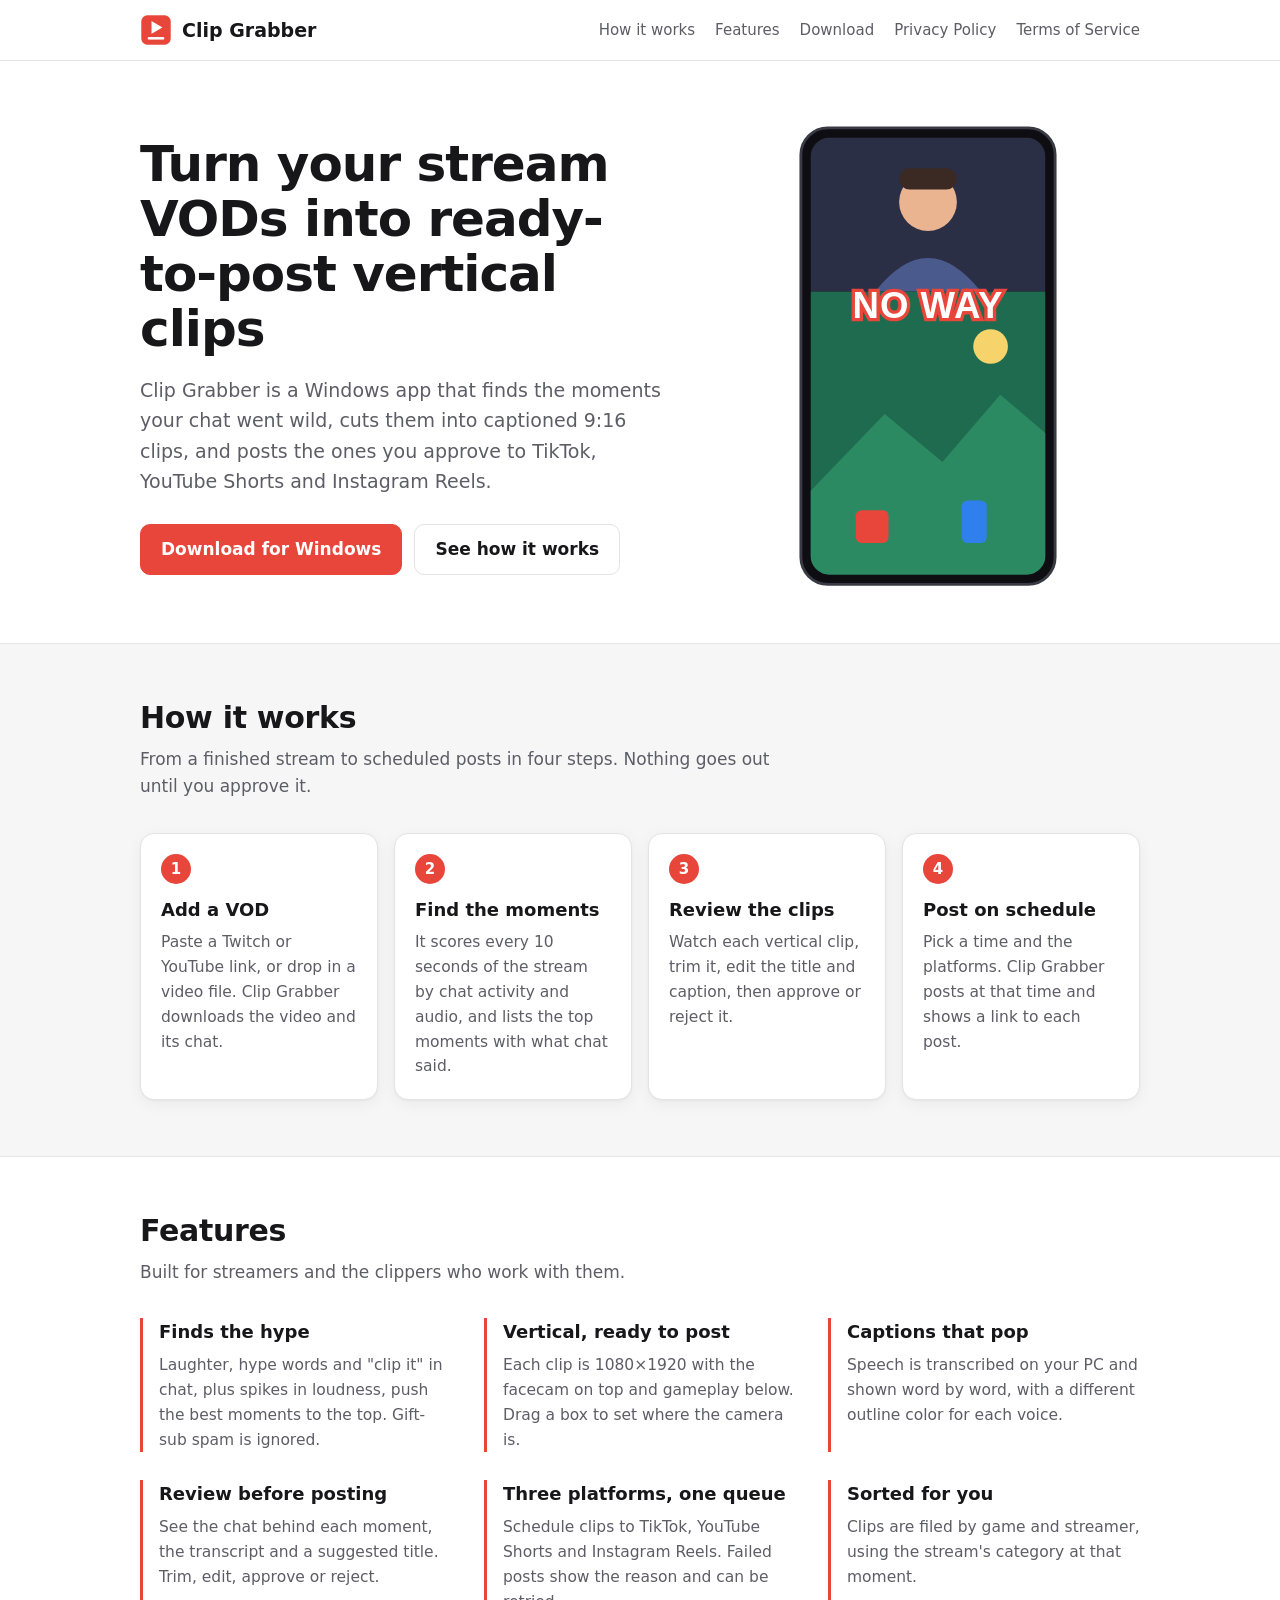
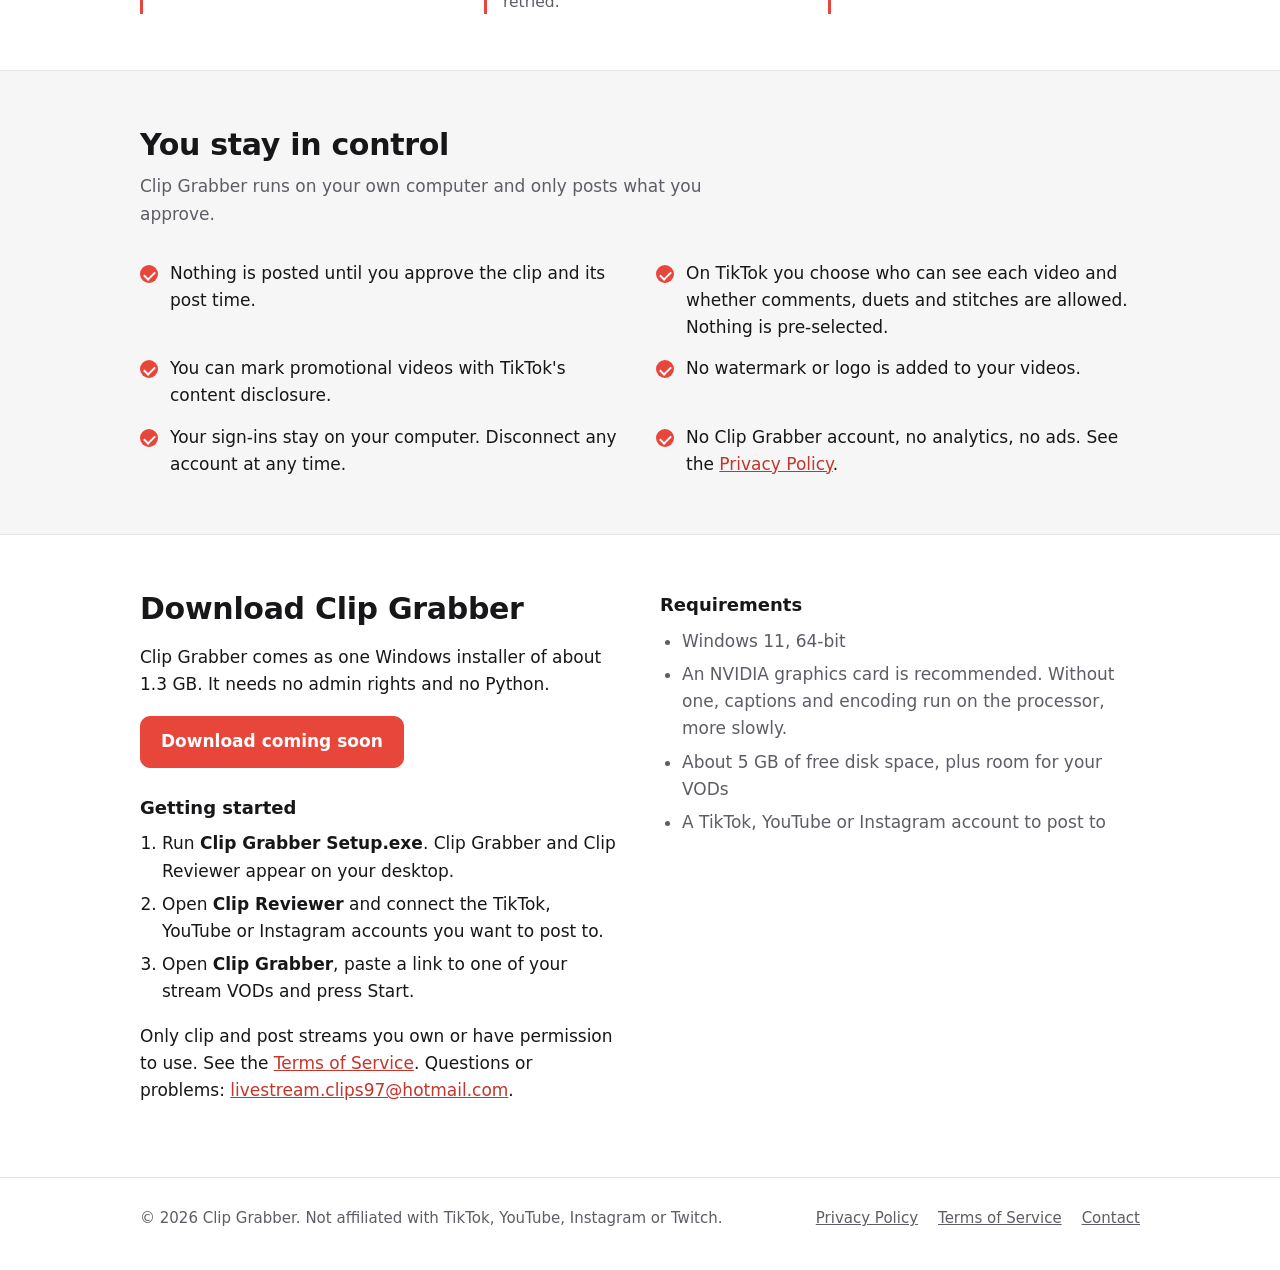
<file: index.html>
<!doctype html>
<html lang="en">
<head>
<meta charset="utf-8">
<meta name="viewport" content="width=device-width, initial-scale=1">
<title>Clip Grabber: stream VODs to vertical clips</title>
<meta name="description" content="Clip Grabber is a Windows app that finds the best moments in a livestream VOD, cuts them into captioned vertical clips and posts the ones you approve to TikTok, YouTube Shorts and Instagram Reels.">
<link rel="icon" type="image/png" href="favicon.png">
<link rel="stylesheet" href="style.css">
</head>
<body>

<header class="site-header">
  <div class="wrap">
    <a class="brand" href="index.html"><img src="icon.png" alt="">Clip Grabber</a>
    <nav aria-label="Main">
      <a href="#how">How it works</a>
      <a href="#features">Features</a>
      <a href="#download">Download</a>
      <a href="privacy.html">Privacy Policy</a>
      <a href="terms.html">Terms of Service</a>
    </nav>
  </div>
</header>

<main>
  <section class="hero">
    <div class="wrap">
      <div>
        <h1>Turn your stream VODs into ready-to-post vertical clips</h1>
        <p class="lead">Clip Grabber is a Windows app that finds the moments your chat went wild, cuts them into captioned 9:16 clips, and posts the ones you approve to TikTok, YouTube Shorts and Instagram Reels.</p>
        <div class="actions">
          <a class="btn primary" href="#download">Download for Windows</a>
          <a class="btn" href="#how">See how it works</a>
        </div>
      </div>
      <svg class="phone" viewBox="0 0 270 480" role="img" aria-label="A vertical clip: facecam on top, gameplay below, and a bold caption in the middle">
        <rect x="3" y="3" width="264" height="474" rx="28" fill="#0e0e12" stroke="#3a3a44" stroke-width="3"/>
        <clipPath id="screen"><rect x="13" y="13" width="244" height="454" rx="20"/></clipPath>
        <g clip-path="url(#screen)">
          <rect x="13" y="13" width="244" height="160" fill="#2b2f45"/>
          <circle cx="135" cy="80" r="30" fill="#e9b48f"/>
          <path d="M80 173 q55 -70 110 0z" fill="#4a5a8c"/>
          <rect x="105" y="45" width="60" height="22" rx="11" fill="#3b2a24"/>
          <rect x="13" y="173" width="244" height="294" fill="#1f6b4f"/>
          <path d="M13 380 L90 300 L150 350 L210 280 L257 320 L257 467 L13 467z" fill="#2c8a63"/>
          <circle cx="200" cy="230" r="18" fill="#f6d36b"/>
          <rect x="60" y="400" width="34" height="34" rx="6" fill="#e8463a"/>
          <rect x="170" y="390" width="26" height="44" rx="6" fill="#2f80ed"/>
          <text x="135" y="200" text-anchor="middle" font-family="Arial Black, Arial, sans-serif" font-weight="900" font-size="38" fill="#fff" stroke="#e8463a" stroke-width="7" paint-order="stroke" letter-spacing="1">NO WAY</text>
        </g>
      </svg>
    </div>
  </section>

  <section class="band soft" id="how">
    <div class="wrap">
      <h2>How it works</h2>
      <p class="section-lead">From a finished stream to scheduled posts in four steps. Nothing goes out until you approve it.</p>
      <ol class="steps">
        <li><h3>Add a VOD</h3><p>Paste a Twitch or YouTube link, or drop in a video file. Clip Grabber downloads the video and its chat.</p></li>
        <li><h3>Find the moments</h3><p>It scores every 10 seconds of the stream by chat activity and audio, and lists the top moments with what chat said.</p></li>
        <li><h3>Review the clips</h3><p>Watch each vertical clip, trim it, edit the title and caption, then approve or reject it.</p></li>
        <li><h3>Post on schedule</h3><p>Pick a time and the platforms. Clip Grabber posts at that time and shows a link to each post.</p></li>
      </ol>
    </div>
  </section>

  <section class="band" id="features">
    <div class="wrap">
      <h2>Features</h2>
      <p class="section-lead">Built for streamers and the clippers who work with them.</p>
      <div class="features">
        <div><h3>Finds the hype</h3><p>Laughter, hype words and "clip it" in chat, plus spikes in loudness, push the best moments to the top. Gift-sub spam is ignored.</p></div>
        <div><h3>Vertical, ready to post</h3><p>Each clip is 1080&times;1920 with the facecam on top and gameplay below. Drag a box to set where the camera is.</p></div>
        <div><h3>Captions that pop</h3><p>Speech is transcribed on your PC and shown word by word, with a different outline color for each voice.</p></div>
        <div><h3>Review before posting</h3><p>See the chat behind each moment, the transcript and a suggested title. Trim, edit, approve or reject.</p></div>
        <div><h3>Three platforms, one queue</h3><p>Schedule clips to TikTok, YouTube Shorts and Instagram Reels. Failed posts show the reason and can be retried.</p></div>
        <div><h3>Sorted for you</h3><p>Clips are filed by game and streamer, using the stream's category at that moment.</p></div>
      </div>
    </div>
  </section>

  <section class="band soft" id="control">
    <div class="wrap">
      <h2>You stay in control</h2>
      <p class="section-lead">Clip Grabber runs on your own computer and only posts what you approve.</p>
      <ul class="checks">
        <li>Nothing is posted until you approve the clip and its post time.</li>
        <li>On TikTok you choose who can see each video and whether comments, duets and stitches are allowed. Nothing is pre-selected.</li>
        <li>You can mark promotional videos with TikTok's content disclosure.</li>
        <li>No watermark or logo is added to your videos.</li>
        <li>Your sign-ins stay on your computer. Disconnect any account at any time.</li>
        <li>No Clip Grabber account, no analytics, no ads. See the <a href="privacy.html">Privacy Policy</a>.</li>
      </ul>
    </div>
  </section>

  <section class="band" id="download">
    <div class="wrap get">
      <div>
        <h2>Download Clip Grabber</h2>
        <p>Clip Grabber comes as one Windows installer of about 1.3 GB. It needs no admin rights and no Python.</p>
        <div class="actions"><span class="btn primary" aria-disabled="true">Download coming soon</span></div>
        <h3>Getting started</h3>
        <ol>
          <li>Run <strong>Clip Grabber Setup.exe</strong>. Clip Grabber and Clip Reviewer appear on your desktop.</li>
          <li>Open <strong>Clip Reviewer</strong> and connect the TikTok, YouTube or Instagram accounts you want to post to.</li>
          <li>Open <strong>Clip Grabber</strong>, paste a link to one of your stream VODs and press Start.</li>
        </ol>
        <p>Only clip and post streams you own or have permission to use. See the <a href="terms.html">Terms of Service</a>. Questions or problems: <a href="mailto:livestream.clips97@hotmail.com">livestream.clips97@hotmail.com</a>.</p>
      </div>
      <div>
        <h3>Requirements</h3>
        <ul>
          <li>Windows 11, 64-bit</li>
          <li>An NVIDIA graphics card is recommended. Without one, captions and encoding run on the processor, more slowly.</li>
          <li>About 5 GB of free disk space, plus room for your VODs</li>
          <li>A TikTok, YouTube or Instagram account to post to</li>
        </ul>
      </div>
    </div>
  </section>
</main>

<footer class="site-footer">
  <div class="wrap">
    <span>&copy; 2026 Clip Grabber. Not affiliated with TikTok, YouTube, Instagram or Twitch.</span>
    <nav aria-label="Legal">
      <a href="privacy.html">Privacy Policy</a>
      <a href="terms.html">Terms of Service</a>
      <a href="mailto:livestream.clips97@hotmail.com">Contact</a>
    </nav>
  </div>
</footer>

</body>
</html>
</file>
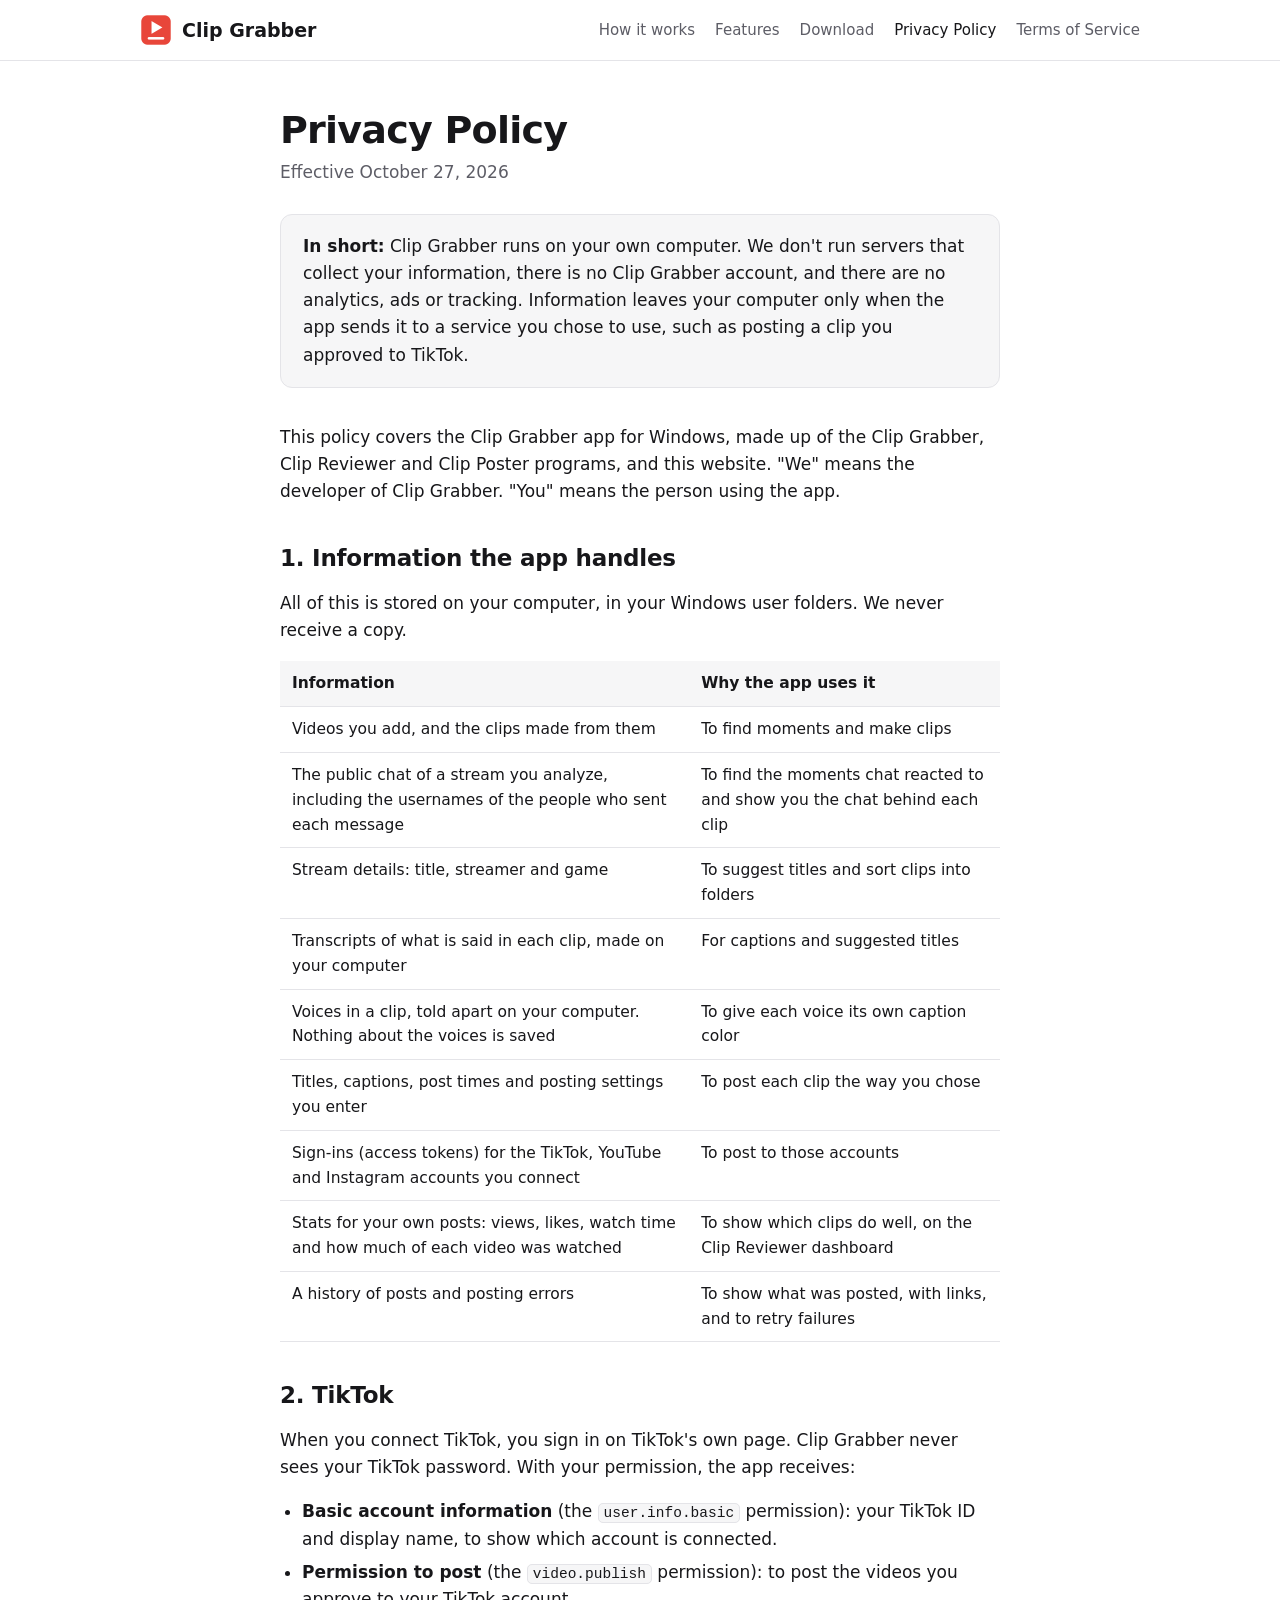
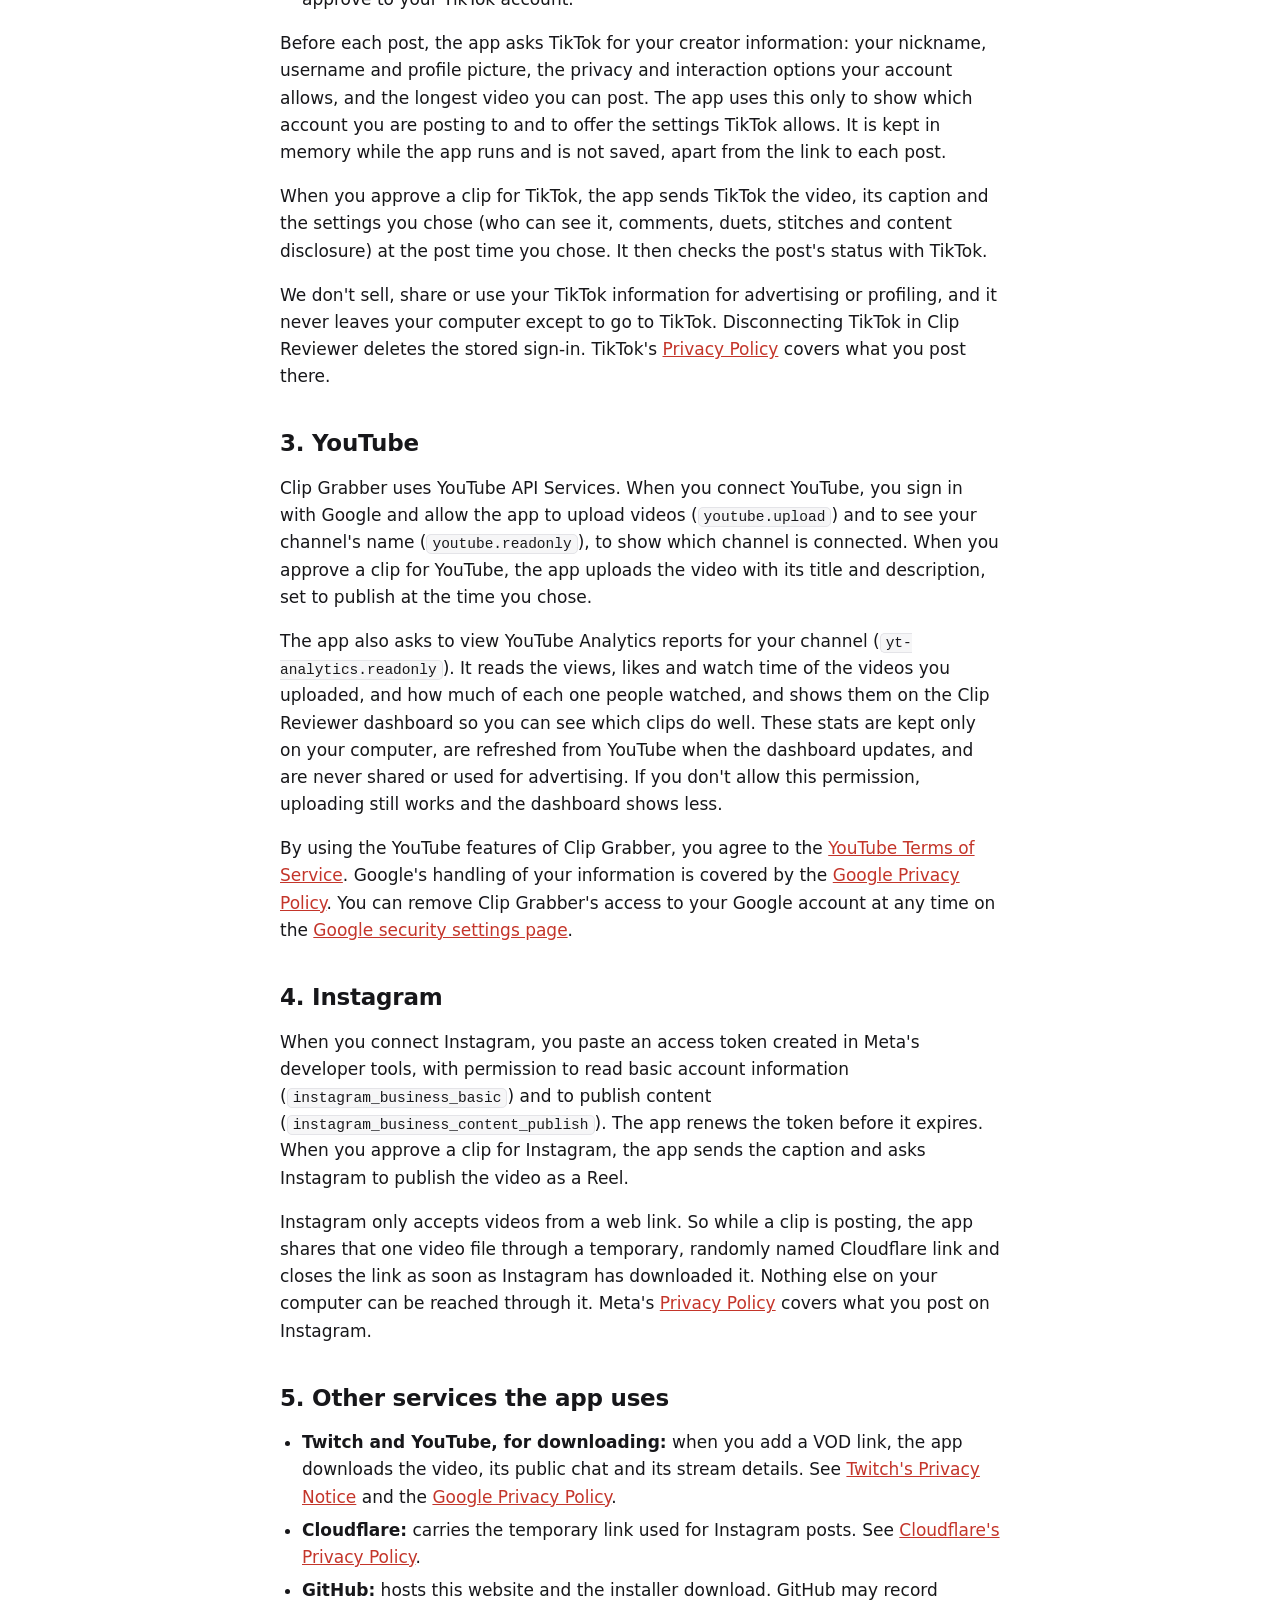
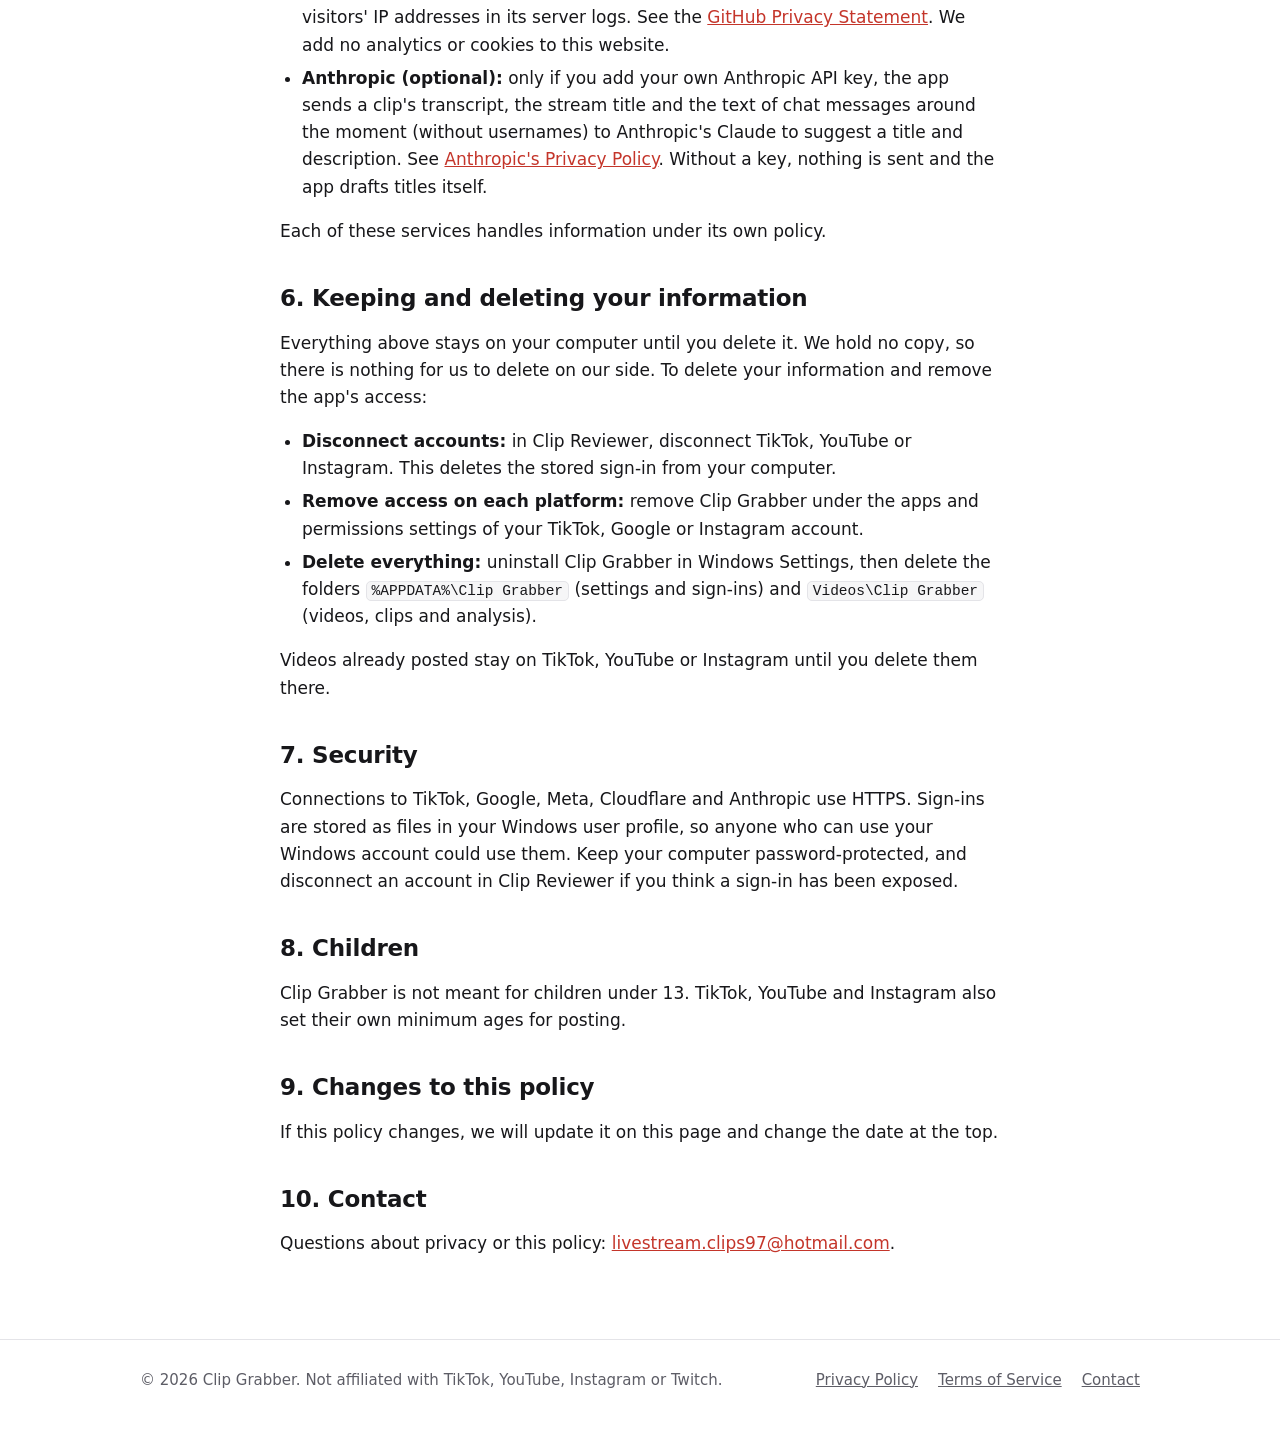
<file: privacy.html>
<!doctype html>
<html lang="en">
<head>
<meta charset="utf-8">
<meta name="viewport" content="width=device-width, initial-scale=1">
<title>Privacy Policy | Clip Grabber</title>
<meta name="description" content="What information the Clip Grabber Windows app handles, where it is kept, and how to delete it.">
<link rel="icon" type="image/png" href="favicon.png">
<link rel="stylesheet" href="style.css">
</head>
<body>

<header class="site-header">
  <div class="wrap">
    <a class="brand" href="index.html"><img src="icon.png" alt="">Clip Grabber</a>
    <nav aria-label="Main">
      <a href="index.html#how">How it works</a>
      <a href="index.html#features">Features</a>
      <a href="index.html#download">Download</a>
      <a href="privacy.html" aria-current="page">Privacy Policy</a>
      <a href="terms.html">Terms of Service</a>
    </nav>
  </div>
</header>

<main class="doc">
  <div class="wrap narrow">
    <h1>Privacy Policy</h1>
    <p class="meta">Effective October 27, 2026</p>

    <div class="summary">
      <p><strong>In short:</strong> Clip Grabber runs on your own computer. We don't run servers that collect your information, there is no Clip Grabber account, and there are no analytics, ads or tracking. Information leaves your computer only when the app sends it to a service you chose to use, such as posting a clip you approved to TikTok.</p>
    </div>

    <p>This policy covers the Clip Grabber app for Windows, made up of the Clip Grabber, Clip Reviewer and Clip Poster programs, and this website. "We" means the developer of Clip Grabber. "You" means the person using the app.</p>

    <h2>1. Information the app handles</h2>
    <p>All of this is stored on your computer, in your Windows user folders. We never receive a copy.</p>
    <div class="table-scroll">
      <table>
        <thead><tr><th>Information</th><th>Why the app uses it</th></tr></thead>
        <tbody>
          <tr><td>Videos you add, and the clips made from them</td><td>To find moments and make clips</td></tr>
          <tr><td>The public chat of a stream you analyze, including the usernames of the people who sent each message</td><td>To find the moments chat reacted to and show you the chat behind each clip</td></tr>
          <tr><td>Stream details: title, streamer and game</td><td>To suggest titles and sort clips into folders</td></tr>
          <tr><td>Transcripts of what is said in each clip, made on your computer</td><td>For captions and suggested titles</td></tr>
          <tr><td>Voices in a clip, told apart on your computer. Nothing about the voices is saved</td><td>To give each voice its own caption color</td></tr>
          <tr><td>Titles, captions, post times and posting settings you enter</td><td>To post each clip the way you chose</td></tr>
          <tr><td>Sign-ins (access tokens) for the TikTok, YouTube and Instagram accounts you connect</td><td>To post to those accounts</td></tr>
          <tr><td>Stats for your own posts: views, likes, watch time and how much of each video was watched</td><td>To show which clips do well, on the Clip Reviewer dashboard</td></tr>
          <tr><td>A history of posts and posting errors</td><td>To show what was posted, with links, and to retry failures</td></tr>
        </tbody>
      </table>
    </div>

    <h2>2. TikTok</h2>
    <p>When you connect TikTok, you sign in on TikTok's own page. Clip Grabber never sees your TikTok password. With your permission, the app receives:</p>
    <ul>
      <li><strong>Basic account information</strong> (the <code>user.info.basic</code> permission): your TikTok ID and display name, to show which account is connected.</li>
      <li><strong>Permission to post</strong> (the <code>video.publish</code> permission): to post the videos you approve to your TikTok account.</li>
    </ul>
    <p>Before each post, the app asks TikTok for your creator information: your nickname, username and profile picture, the privacy and interaction options your account allows, and the longest video you can post. The app uses this only to show which account you are posting to and to offer the settings TikTok allows. It is kept in memory while the app runs and is not saved, apart from the link to each post.</p>
    <p>When you approve a clip for TikTok, the app sends TikTok the video, its caption and the settings you chose (who can see it, comments, duets, stitches and content disclosure) at the post time you chose. It then checks the post's status with TikTok.</p>
    <p>We don't sell, share or use your TikTok information for advertising or profiling, and it never leaves your computer except to go to TikTok. Disconnecting TikTok in Clip Reviewer deletes the stored sign-in. TikTok's <a href="https://www.tiktok.com/legal/privacy-policy">Privacy Policy</a> covers what you post there.</p>

    <h2>3. YouTube</h2>
    <p>Clip Grabber uses YouTube API Services. When you connect YouTube, you sign in with Google and allow the app to upload videos (<code>youtube.upload</code>) and to see your channel's name (<code>youtube.readonly</code>), to show which channel is connected. When you approve a clip for YouTube, the app uploads the video with its title and description, set to publish at the time you chose.</p>
    <p>The app also asks to view YouTube Analytics reports for your channel (<code>yt-analytics.readonly</code>). It reads the views, likes and watch time of the videos you uploaded, and how much of each one people watched, and shows them on the Clip Reviewer dashboard so you can see which clips do well. These stats are kept only on your computer, are refreshed from YouTube when the dashboard updates, and are never shared or used for advertising. If you don't allow this permission, uploading still works and the dashboard shows less.</p>
    <p>By using the YouTube features of Clip Grabber, you agree to the <a href="https://www.youtube.com/t/terms">YouTube Terms of Service</a>. Google's handling of your information is covered by the <a href="https://policies.google.com/privacy">Google Privacy Policy</a>. You can remove Clip Grabber's access to your Google account at any time on the <a href="https://security.google.com/settings/security/permissions">Google security settings page</a>.</p>

    <h2>4. Instagram</h2>
    <p>When you connect Instagram, you paste an access token created in Meta's developer tools, with permission to read basic account information (<code>instagram_business_basic</code>) and to publish content (<code>instagram_business_content_publish</code>). The app renews the token before it expires. When you approve a clip for Instagram, the app sends the caption and asks Instagram to publish the video as a Reel.</p>
    <p>Instagram only accepts videos from a web link. So while a clip is posting, the app shares that one video file through a temporary, randomly named Cloudflare link and closes the link as soon as Instagram has downloaded it. Nothing else on your computer can be reached through it. Meta's <a href="https://privacycenter.instagram.com/policy">Privacy Policy</a> covers what you post on Instagram.</p>

    <h2>5. Other services the app uses</h2>
    <ul>
      <li><strong>Twitch and YouTube, for downloading:</strong> when you add a VOD link, the app downloads the video, its public chat and its stream details. See <a href="https://legal.twitch.com/legal/privacy-notice/">Twitch's Privacy Notice</a> and the <a href="https://policies.google.com/privacy">Google Privacy Policy</a>.</li>
      <li><strong>Cloudflare:</strong> carries the temporary link used for Instagram posts. See <a href="https://www.cloudflare.com/privacypolicy/">Cloudflare's Privacy Policy</a>.</li>
      <li><strong>GitHub:</strong> hosts this website and the installer download. GitHub may record visitors' IP addresses in its server logs. See the <a href="https://docs.github.com/en/site-policy/privacy-policies/github-general-privacy-statement">GitHub Privacy Statement</a>. We add no analytics or cookies to this website.</li>
      <li><strong>Anthropic (optional):</strong> only if you add your own Anthropic API key, the app sends a clip's transcript, the stream title and the text of chat messages around the moment (without usernames) to Anthropic's Claude to suggest a title and description. See <a href="https://www.anthropic.com/legal/privacy">Anthropic's Privacy Policy</a>. Without a key, nothing is sent and the app drafts titles itself.</li>
    </ul>
    <p>Each of these services handles information under its own policy.</p>

    <h2>6. Keeping and deleting your information</h2>
    <p>Everything above stays on your computer until you delete it. We hold no copy, so there is nothing for us to delete on our side. To delete your information and remove the app's access:</p>
    <ul>
      <li><strong>Disconnect accounts:</strong> in Clip Reviewer, disconnect TikTok, YouTube or Instagram. This deletes the stored sign-in from your computer.</li>
      <li><strong>Remove access on each platform:</strong> remove Clip Grabber under the apps and permissions settings of your TikTok, Google or Instagram account.</li>
      <li><strong>Delete everything:</strong> uninstall Clip Grabber in Windows Settings, then delete the folders <code>%APPDATA%\Clip Grabber</code> (settings and sign-ins) and <code>Videos\Clip Grabber</code> (videos, clips and analysis).</li>
    </ul>
    <p>Videos already posted stay on TikTok, YouTube or Instagram until you delete them there.</p>

    <h2>7. Security</h2>
    <p>Connections to TikTok, Google, Meta, Cloudflare and Anthropic use HTTPS. Sign-ins are stored as files in your Windows user profile, so anyone who can use your Windows account could use them. Keep your computer password-protected, and disconnect an account in Clip Reviewer if you think a sign-in has been exposed.</p>

    <h2>8. Children</h2>
    <p>Clip Grabber is not meant for children under 13. TikTok, YouTube and Instagram also set their own minimum ages for posting.</p>

    <h2>9. Changes to this policy</h2>
    <p>If this policy changes, we will update it on this page and change the date at the top.</p>

    <h2>10. Contact</h2>
    <p>Questions about privacy or this policy: <a href="mailto:livestream.clips97@hotmail.com">livestream.clips97@hotmail.com</a>.</p>
  </div>
</main>

<footer class="site-footer">
  <div class="wrap">
    <span>&copy; 2026 Clip Grabber. Not affiliated with TikTok, YouTube, Instagram or Twitch.</span>
    <nav aria-label="Legal">
      <a href="privacy.html">Privacy Policy</a>
      <a href="terms.html">Terms of Service</a>
      <a href="mailto:livestream.clips97@hotmail.com">Contact</a>
    </nav>
  </div>
</footer>

</body>
</html>
</file>
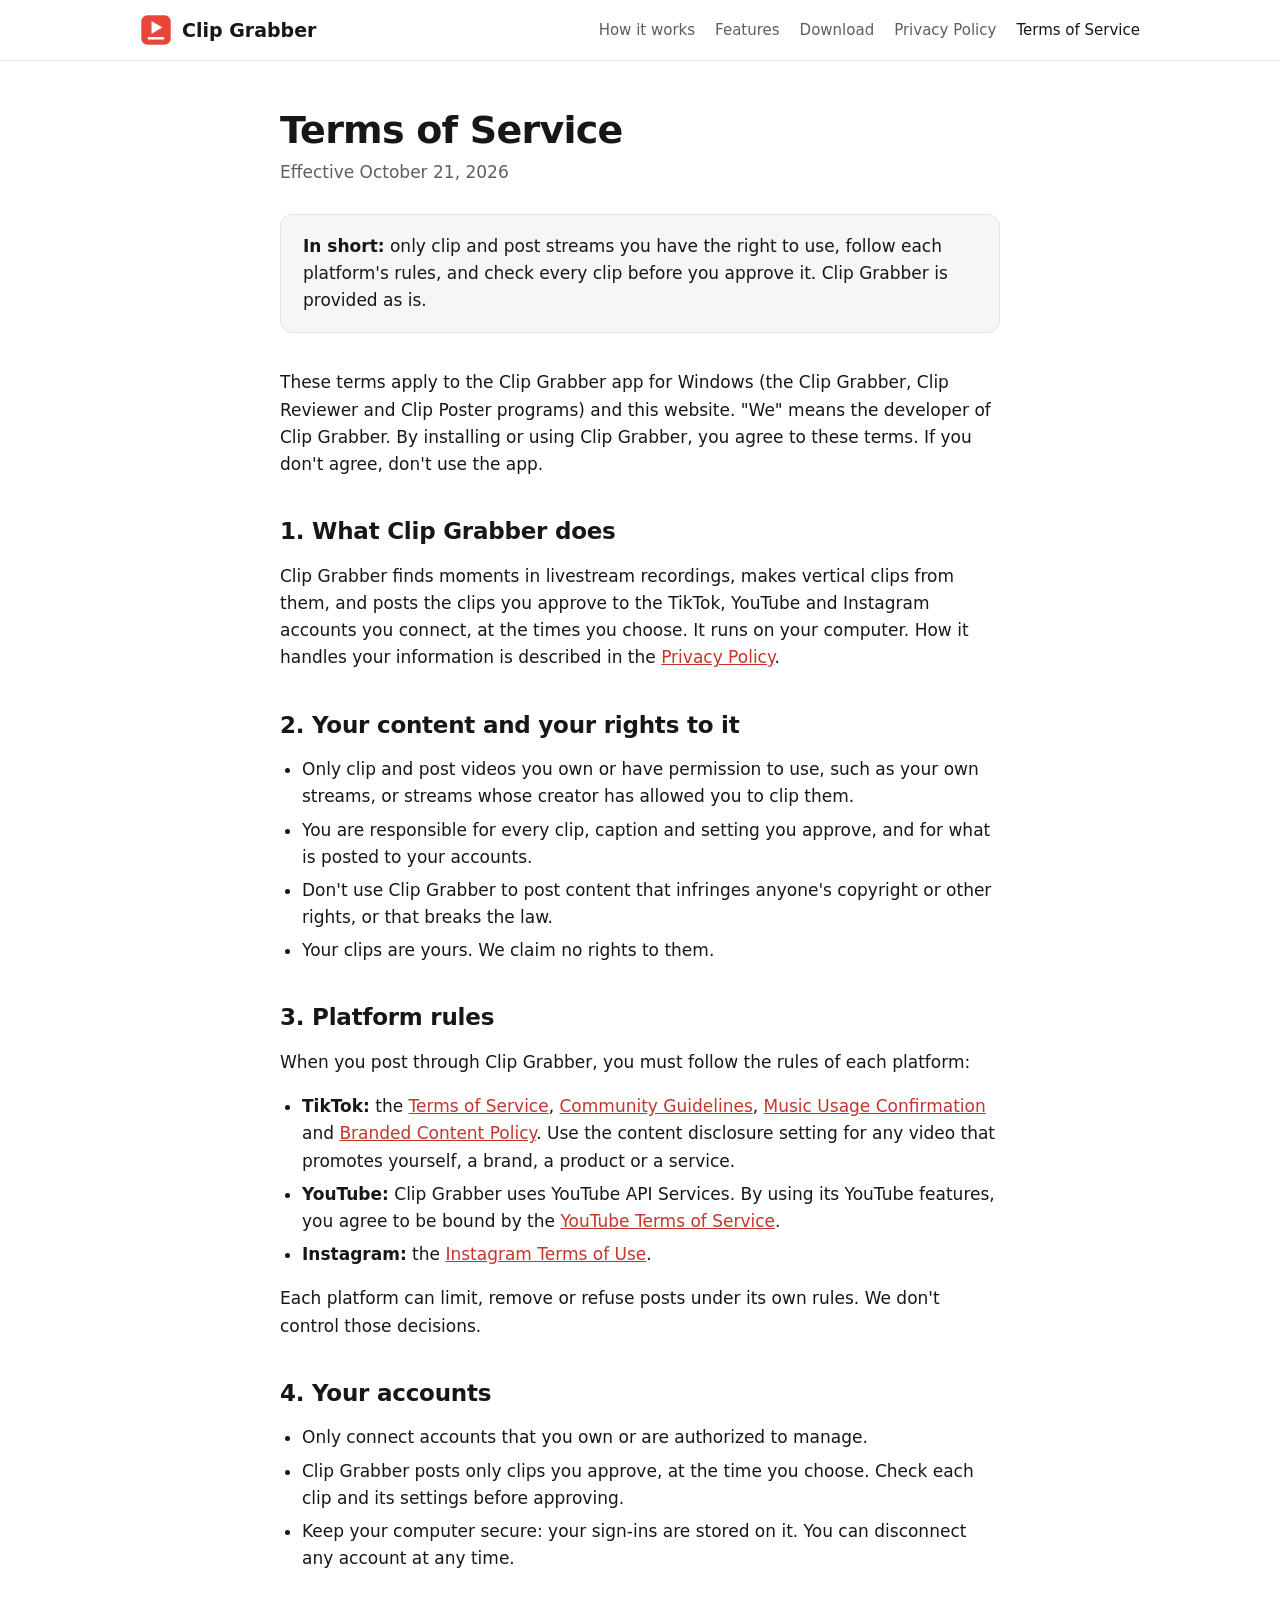
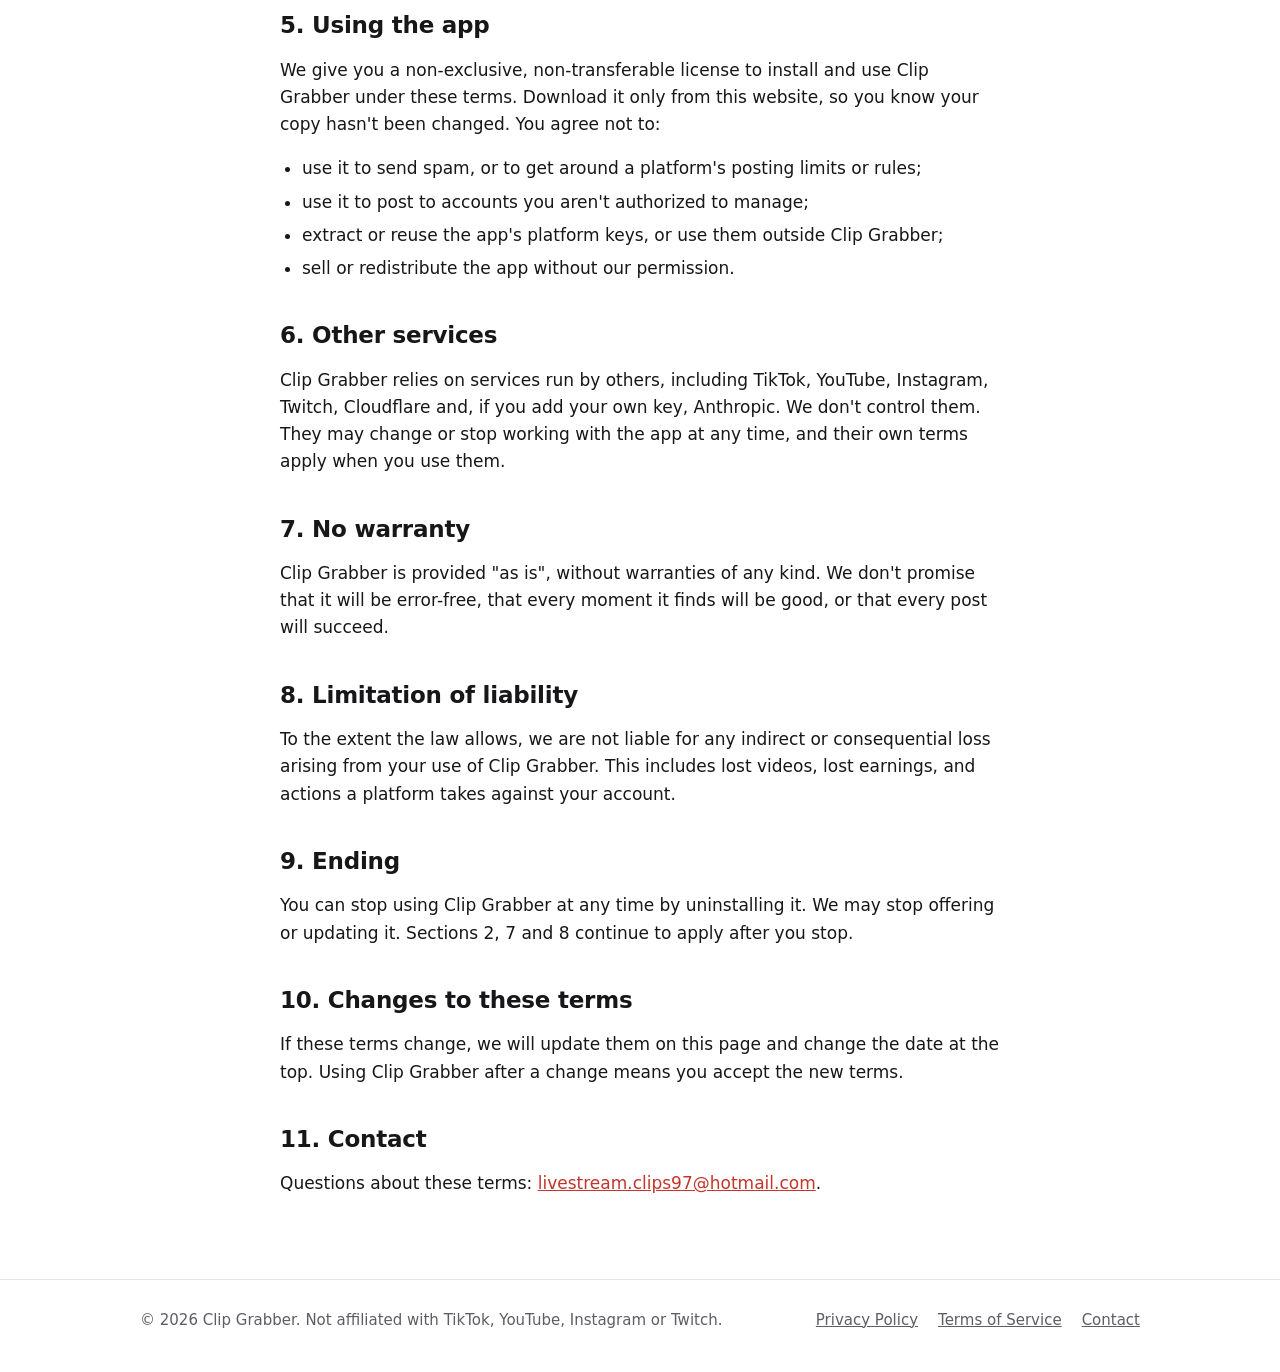
<file: terms.html>
<!doctype html>
<html lang="en">
<head>
<meta charset="utf-8">
<meta name="viewport" content="width=device-width, initial-scale=1">
<title>Terms of Service | Clip Grabber</title>
<meta name="description" content="The terms for using the Clip Grabber Windows app.">
<link rel="icon" type="image/png" href="favicon.png">
<link rel="stylesheet" href="style.css">
</head>
<body>

<header class="site-header">
  <div class="wrap">
    <a class="brand" href="index.html"><img src="icon.png" alt="">Clip Grabber</a>
    <nav aria-label="Main">
      <a href="index.html#how">How it works</a>
      <a href="index.html#features">Features</a>
      <a href="index.html#download">Download</a>
      <a href="privacy.html">Privacy Policy</a>
      <a href="terms.html" aria-current="page">Terms of Service</a>
    </nav>
  </div>
</header>

<main class="doc">
  <div class="wrap narrow">
    <h1>Terms of Service</h1>
    <p class="meta">Effective October 21, 2026</p>

    <div class="summary">
      <p><strong>In short:</strong> only clip and post streams you have the right to use, follow each platform's rules, and check every clip before you approve it. Clip Grabber is provided as is.</p>
    </div>

    <p>These terms apply to the Clip Grabber app for Windows (the Clip Grabber, Clip Reviewer and Clip Poster programs) and this website. "We" means the developer of Clip Grabber. By installing or using Clip Grabber, you agree to these terms. If you don't agree, don't use the app.</p>

    <h2>1. What Clip Grabber does</h2>
    <p>Clip Grabber finds moments in livestream recordings, makes vertical clips from them, and posts the clips you approve to the TikTok, YouTube and Instagram accounts you connect, at the times you choose. It runs on your computer. How it handles your information is described in the <a href="privacy.html">Privacy Policy</a>.</p>

    <h2>2. Your content and your rights to it</h2>
    <ul>
      <li>Only clip and post videos you own or have permission to use, such as your own streams, or streams whose creator has allowed you to clip them.</li>
      <li>You are responsible for every clip, caption and setting you approve, and for what is posted to your accounts.</li>
      <li>Don't use Clip Grabber to post content that infringes anyone's copyright or other rights, or that breaks the law.</li>
      <li>Your clips are yours. We claim no rights to them.</li>
    </ul>

    <h2>3. Platform rules</h2>
    <p>When you post through Clip Grabber, you must follow the rules of each platform:</p>
    <ul>
      <li><strong>TikTok:</strong> the <a href="https://www.tiktok.com/legal/terms-of-service">Terms of Service</a>, <a href="https://www.tiktok.com/community-guidelines">Community Guidelines</a>, <a href="https://www.tiktok.com/legal/page/global/music-usage-confirmation/en">Music Usage Confirmation</a> and <a href="https://www.tiktok.com/legal/page/global/bc-policy/en">Branded Content Policy</a>. Use the content disclosure setting for any video that promotes yourself, a brand, a product or a service.</li>
      <li><strong>YouTube:</strong> Clip Grabber uses YouTube API Services. By using its YouTube features, you agree to be bound by the <a href="https://www.youtube.com/t/terms">YouTube Terms of Service</a>.</li>
      <li><strong>Instagram:</strong> the <a href="https://help.instagram.com/581066165581870">Instagram Terms of Use</a>.</li>
    </ul>
    <p>Each platform can limit, remove or refuse posts under its own rules. We don't control those decisions.</p>

    <h2>4. Your accounts</h2>
    <ul>
      <li>Only connect accounts that you own or are authorized to manage.</li>
      <li>Clip Grabber posts only clips you approve, at the time you choose. Check each clip and its settings before approving.</li>
      <li>Keep your computer secure: your sign-ins are stored on it. You can disconnect any account at any time.</li>
    </ul>

    <h2>5. Using the app</h2>
    <p>We give you a non-exclusive, non-transferable license to install and use Clip Grabber under these terms. Download it only from this website, so you know your copy hasn't been changed. You agree not to:</p>
    <ul>
      <li>use it to send spam, or to get around a platform's posting limits or rules;</li>
      <li>use it to post to accounts you aren't authorized to manage;</li>
      <li>extract or reuse the app's platform keys, or use them outside Clip Grabber;</li>
      <li>sell or redistribute the app without our permission.</li>
    </ul>

    <h2>6. Other services</h2>
    <p>Clip Grabber relies on services run by others, including TikTok, YouTube, Instagram, Twitch, Cloudflare and, if you add your own key, Anthropic. We don't control them. They may change or stop working with the app at any time, and their own terms apply when you use them.</p>

    <h2>7. No warranty</h2>
    <p>Clip Grabber is provided "as is", without warranties of any kind. We don't promise that it will be error-free, that every moment it finds will be good, or that every post will succeed.</p>

    <h2>8. Limitation of liability</h2>
    <p>To the extent the law allows, we are not liable for any indirect or consequential loss arising from your use of Clip Grabber. This includes lost videos, lost earnings, and actions a platform takes against your account.</p>

    <h2>9. Ending</h2>
    <p>You can stop using Clip Grabber at any time by uninstalling it. We may stop offering or updating it. Sections 2, 7 and 8 continue to apply after you stop.</p>

    <h2>10. Changes to these terms</h2>
    <p>If these terms change, we will update them on this page and change the date at the top. Using Clip Grabber after a change means you accept the new terms.</p>

    <h2>11. Contact</h2>
    <p>Questions about these terms: <a href="mailto:livestream.clips97@hotmail.com">livestream.clips97@hotmail.com</a>.</p>
  </div>
</main>

<footer class="site-footer">
  <div class="wrap">
    <span>&copy; 2026 Clip Grabber. Not affiliated with TikTok, YouTube, Instagram or Twitch.</span>
    <nav aria-label="Legal">
      <a href="privacy.html">Privacy Policy</a>
      <a href="terms.html">Terms of Service</a>
      <a href="mailto:livestream.clips97@hotmail.com">Contact</a>
    </nav>
  </div>
</footer>

</body>
</html>
</file>
<file: style.css>
/* Clip Grabber website. Self-contained: no outside fonts, scripts or trackers. */
:root {
  --bg: #ffffff;
  --bg-soft: #f6f6f7;
  --text: #17171a;
  --muted: #5d5d66;
  --line: #e4e4e8;
  --accent: #e8463a;
  --accent-text: #c4352a;
  --card: #ffffff;
  --shadow: 0 1px 2px rgba(0, 0, 0, .04), 0 4px 16px rgba(0, 0, 0, .05);
}
@media (prefers-color-scheme: dark) {
  :root {
    --bg: #111114;
    --bg-soft: #18181c;
    --text: #ededf0;
    --muted: #a3a3ad;
    --line: #2a2a31;
    --accent: #ef5a4e;
    --accent-text: #ff7b70;
    --card: #1b1b20;
    --shadow: none;
  }
}

* { box-sizing: border-box; }
html { -webkit-text-size-adjust: 100%; }
body {
  margin: 0;
  background: var(--bg);
  color: var(--text);
  font: 17px/1.6 "Segoe UI", system-ui, -apple-system, Roboto, "Helvetica Neue", Arial, sans-serif;
}
a { color: var(--accent-text); }
a:hover { text-decoration-thickness: 2px; }
img, svg { max-width: 100%; }

.wrap { max-width: 1040px; margin: 0 auto; padding: 0 20px; }
.narrow { max-width: 760px; }

/* Header: links always visible (TikTok's review asks that Privacy and Terms need no menu). */
.site-header { border-bottom: 1px solid var(--line); }
.site-header .wrap { display: flex; flex-wrap: wrap; align-items: center; gap: 8px 24px; padding-top: 14px; padding-bottom: 14px; }
.brand { display: flex; align-items: center; gap: 10px; color: var(--text); text-decoration: none; font-weight: 700; font-size: 19px; }
.brand img { width: 32px; height: 32px; }
.site-header nav { display: flex; flex-wrap: wrap; gap: 4px 20px; margin-left: auto; font-size: 15px; }
.site-header nav a { color: var(--muted); text-decoration: none; }
.site-header nav a:hover, .site-header nav a[aria-current] { color: var(--text); }

/* Home */
.hero { padding: 64px 0 56px; }
.hero .wrap { display: grid; grid-template-columns: 1.25fr 1fr; gap: 48px; align-items: center; }
.hero h1 { font-size: clamp(34px, 5vw, 50px); line-height: 1.1; margin: 0 0 18px; letter-spacing: -0.02em; }
.hero p.lead { font-size: 19px; color: var(--muted); margin: 0 0 28px; }
.actions { display: flex; flex-wrap: wrap; gap: 12px; }
.btn { display: inline-block; padding: 11px 20px; border-radius: 10px; font-weight: 600; text-decoration: none; border: 1px solid var(--line); color: var(--text); background: var(--card); }
.btn.primary { background: var(--accent); border-color: var(--accent); color: #fff; }
.phone { justify-self: center; width: min(260px, 100%); }

section.band { padding: 56px 0; border-top: 1px solid var(--line); }
section.band.soft { background: var(--bg-soft); }
h2 { font-size: 30px; line-height: 1.2; margin: 0 0 10px; letter-spacing: -0.01em; }
.section-lead { color: var(--muted); margin: 0 0 32px; max-width: 640px; }

.steps { list-style: none; margin: 0; padding: 0; display: grid; grid-template-columns: repeat(4, 1fr); gap: 16px; counter-reset: step; }
.steps li { background: var(--card); border: 1px solid var(--line); border-radius: 14px; padding: 20px; box-shadow: var(--shadow); counter-increment: step; }
.steps li::before { content: counter(step); display: grid; place-items: center; width: 30px; height: 30px; border-radius: 50%; background: var(--accent); color: #fff; font-weight: 700; font-size: 15px; margin-bottom: 12px; }
.steps h3, .features h3 { margin: 0 0 6px; font-size: 18px; }
.steps p, .features p { margin: 0; color: var(--muted); font-size: 15.5px; }

.features { display: grid; grid-template-columns: repeat(3, 1fr); gap: 28px 32px; }
.features div { border-left: 3px solid var(--accent); padding-left: 16px; }

.checks { list-style: none; padding: 0; margin: 0; display: grid; grid-template-columns: repeat(2, 1fr); gap: 14px 32px; }
.checks li { padding-left: 30px; position: relative; }
.checks li::before { content: ""; position: absolute; left: 0; top: 5px; width: 18px; height: 18px; border-radius: 50%; background: var(--accent); }
.checks li::after { content: ""; position: absolute; left: 6px; top: 9px; width: 5px; height: 9px; border: solid #fff; border-width: 0 2px 2px 0; transform: rotate(45deg); }

.get { display: grid; grid-template-columns: 1fr 1fr; gap: 40px; }
.get ul, .get ol { margin: 0 0 16px; padding-left: 22px; }
.get ul { color: var(--muted); }
.get li { margin-bottom: 6px; }
.get h3 { margin: 26px 0 8px; font-size: 18px; }
.get div > h3:first-child { margin-top: 0; }
.get .actions { margin: 18px 0 4px; }

/* Policy pages */
.doc { padding: 48px 0 64px; }
.doc h1 { font-size: 38px; line-height: 1.15; margin: 0 0 6px; letter-spacing: -0.02em; }
.doc .meta { color: var(--muted); margin: 0 0 28px; }
.doc .summary { background: var(--bg-soft); border: 1px solid var(--line); border-radius: 12px; padding: 18px 22px; margin: 0 0 36px; }
.doc .summary p { margin: 0; }
.doc h2 { font-size: 23px; margin: 40px 0 10px; }
.doc h3 { font-size: 18px; margin: 24px 0 6px; }
.doc ul { padding-left: 22px; }
.doc li { margin-bottom: 6px; }
.table-scroll { overflow-x: auto; margin: 12px 0 8px; }
table { border-collapse: collapse; width: 100%; font-size: 15.5px; }
th, td { text-align: left; vertical-align: top; padding: 10px 12px; border-bottom: 1px solid var(--line); }
th { font-weight: 600; background: var(--bg-soft); }
code { font: 14.5px/1.4 Consolas, "Cascadia Mono", monospace; background: var(--bg-soft); border: 1px solid var(--line); border-radius: 5px; padding: 1px 5px; overflow-wrap: anywhere; }

/* Footer: Privacy and Terms always visible */
.site-footer { border-top: 1px solid var(--line); padding: 28px 0 40px; color: var(--muted); font-size: 15px; }
.site-footer .wrap { display: flex; flex-wrap: wrap; gap: 8px 24px; align-items: center; }
.site-footer nav { display: flex; flex-wrap: wrap; gap: 4px 20px; margin-left: auto; }
.site-footer a { color: var(--muted); }
.site-footer a:hover { color: var(--text); }

@media (max-width: 860px) {
  .hero .wrap { grid-template-columns: 1fr; gap: 36px; }
  .hero { padding: 44px 0 40px; }
  .steps { grid-template-columns: repeat(2, 1fr); }
  .features { grid-template-columns: repeat(2, 1fr); }
}
@media (max-width: 560px) {
  body { font-size: 16px; }
  .wrap { padding: 0 16px; }
  .steps, .features, .checks, .get { grid-template-columns: 1fr; }
  .site-header nav, .site-footer nav { margin-left: 0; }
  .doc h1 { font-size: 31px; }
}
</file>
